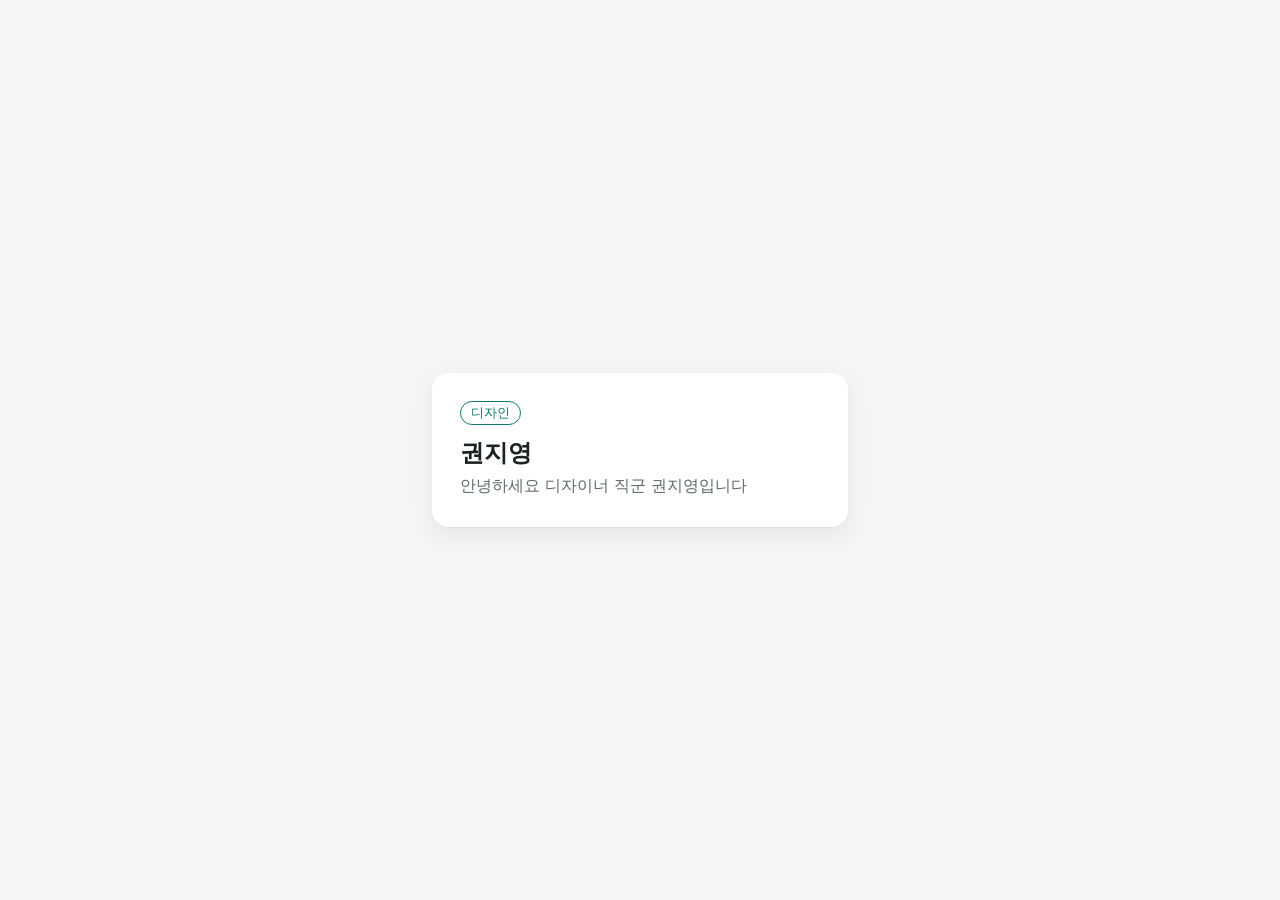
<file: index.html>
<!doctype html>
<html lang="ko">
<head>
  <meta charset="utf-8">
  <meta name="viewport" content="width=device-width, initial-scale=1">
  <title>내 프로필 카드</title>
  <style>
    :root { --bg: #F4F6F5; --card: #FFFFFF; --ink: #1B2420; --sub: #5F6B66; --accent: #0F7B6C; }
    body { margin: 0; min-height: 100vh; display: grid; place-items: center; background: var(--bg);
           font-family: system-ui, -apple-system, "Apple SD Gothic Neo", "Malgun Gothic", sans-serif; color: var(--ink); }
    .card { width: min(360px, calc(100vw - 32px)); background: var(--card); border-radius: 16px; padding: 28px;
            box-shadow: 0 1px 2px rgba(0,0,0,.06), 0 8px 24px rgba(0,0,0,.06); }
    .tag { display: inline-block; font-size: 13px; color: var(--accent); border: 1px solid var(--accent);
           border-radius: 999px; padding: 2px 10px; }
    h1 { margin: 12px 0 4px; font-size: 24px; }
    p { margin: 0; color: var(--sub); line-height: 1.6; }
  </style>
</head>
<body>
  <main class="card">
    <span class="tag">디자인</span>
    <h1>권지영</h1>
    <p>안녕하세요 디자이너 직군 권지영입니다 </p>
  </main>
</body>
</html>
</file>
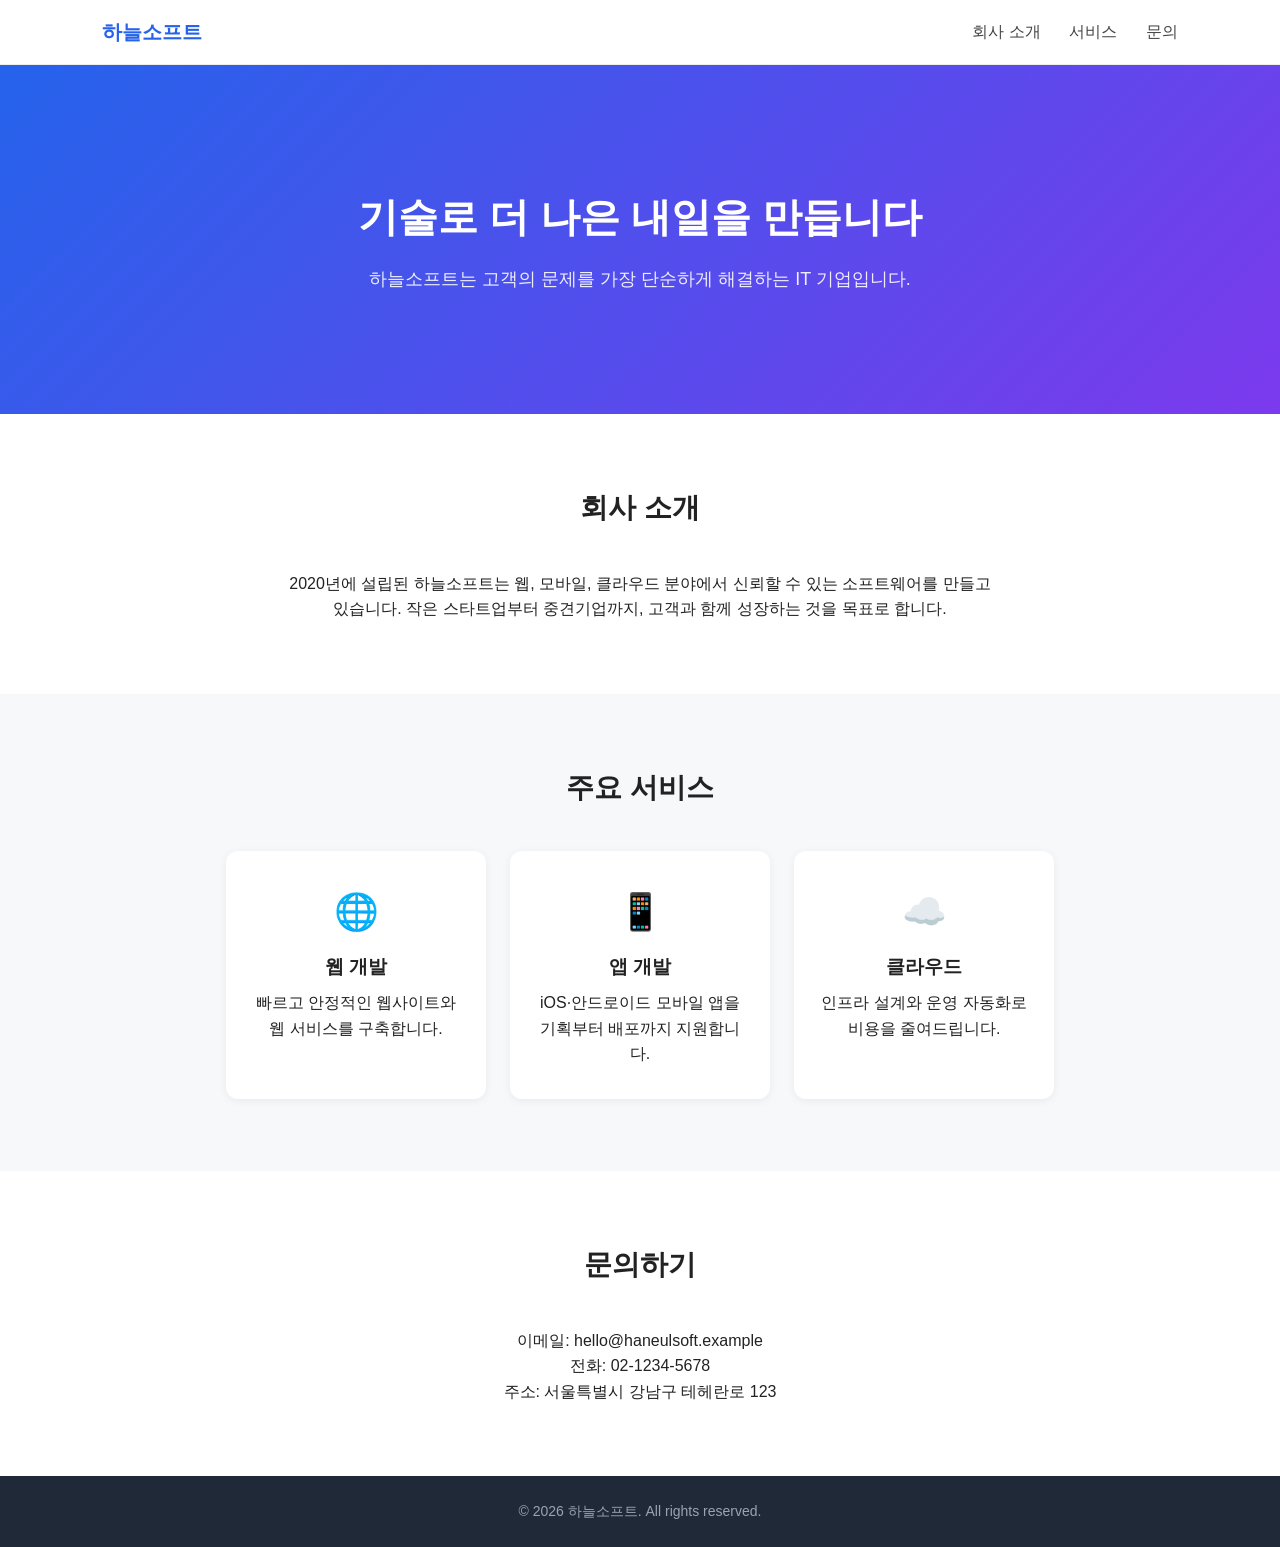
<file: company/index.html>
<!DOCTYPE html>
<html lang="ko">
<head>
  <meta charset="UTF-8">
  <meta name="viewport" content="width=device-width, initial-scale=1.0">
  <title>하늘소프트 - 기업 소개</title>
  <style>
    * { margin: 0; padding: 0; box-sizing: border-box; }
    body { font-family: "Malgun Gothic", sans-serif; color: #222; line-height: 1.6; }
    header { position: sticky; top: 0; background: #fff; border-bottom: 1px solid #eee;
             display: flex; justify-content: space-between; align-items: center; padding: 16px 8%; }
    header .logo { font-size: 20px; font-weight: bold; color: #2563eb; }
    nav a { margin-left: 24px; text-decoration: none; color: #444; }
    nav a:hover { color: #2563eb; }
    .hero { background: linear-gradient(135deg, #2563eb, #7c3aed); color: #fff;
            text-align: center; padding: 120px 8%; }
    .hero h1 { font-size: 40px; margin-bottom: 16px; }
    .hero p { font-size: 18px; opacity: .9; }
    section { padding: 72px 8%; }
    section h2 { text-align: center; font-size: 28px; margin-bottom: 40px; }
    .about { max-width: 720px; margin: 0 auto; text-align: center; }
    .gray { background: #f7f8fa; }
    .cards { display: flex; gap: 24px; flex-wrap: wrap; justify-content: center; }
    .card { background: #fff; border-radius: 12px; padding: 32px 24px; width: 260px;
            box-shadow: 0 2px 10px rgba(0,0,0,.06); text-align: center; }
    .card .icon { font-size: 36px; margin-bottom: 12px; }
    .card h3 { margin-bottom: 8px; }
    .contact { text-align: center; }
    footer { background: #1f2937; color: #9ca3af; text-align: center; padding: 24px; font-size: 14px; }
  </style>
</head>
<body>
  <header>
    <div class="logo">하늘소프트</div>
    <nav>
      <a href="#about">회사 소개</a>
      <a href="#services">서비스</a>
      <a href="#contact">문의</a>
    </nav>
  </header>

  <div class="hero">
    <h1>기술로 더 나은 내일을 만듭니다</h1>
    <p>하늘소프트는 고객의 문제를 가장 단순하게 해결하는 IT 기업입니다.</p>
  </div>

  <section id="about">
    <h2>회사 소개</h2>
    <p class="about">
      2020년에 설립된 하늘소프트는 웹, 모바일, 클라우드 분야에서 신뢰할 수 있는 소프트웨어를 만들고 있습니다.
      작은 스타트업부터 중견기업까지, 고객과 함께 성장하는 것을 목표로 합니다.
    </p>
  </section>

  <section id="services" class="gray">
    <h2>주요 서비스</h2>
    <div class="cards">
      <div class="card"><div class="icon">🌐</div><h3>웹 개발</h3><p>빠르고 안정적인 웹사이트와 웹 서비스를 구축합니다.</p></div>
      <div class="card"><div class="icon">📱</div><h3>앱 개발</h3><p>iOS·안드로이드 모바일 앱을 기획부터 배포까지 지원합니다.</p></div>
      <div class="card"><div class="icon">☁️</div><h3>클라우드</h3><p>인프라 설계와 운영 자동화로 비용을 줄여드립니다.</p></div>
    </div>
  </section>

  <section id="contact" class="contact">
    <h2>문의하기</h2>
    <p>이메일: hello@haneulsoft.example<br>전화: 02-1234-5678<br>주소: 서울특별시 강남구 테헤란로 123</p>
  </section>

  <footer>© 2026 하늘소프트. All rights reserved.</footer>
</body>
</html>
</file>
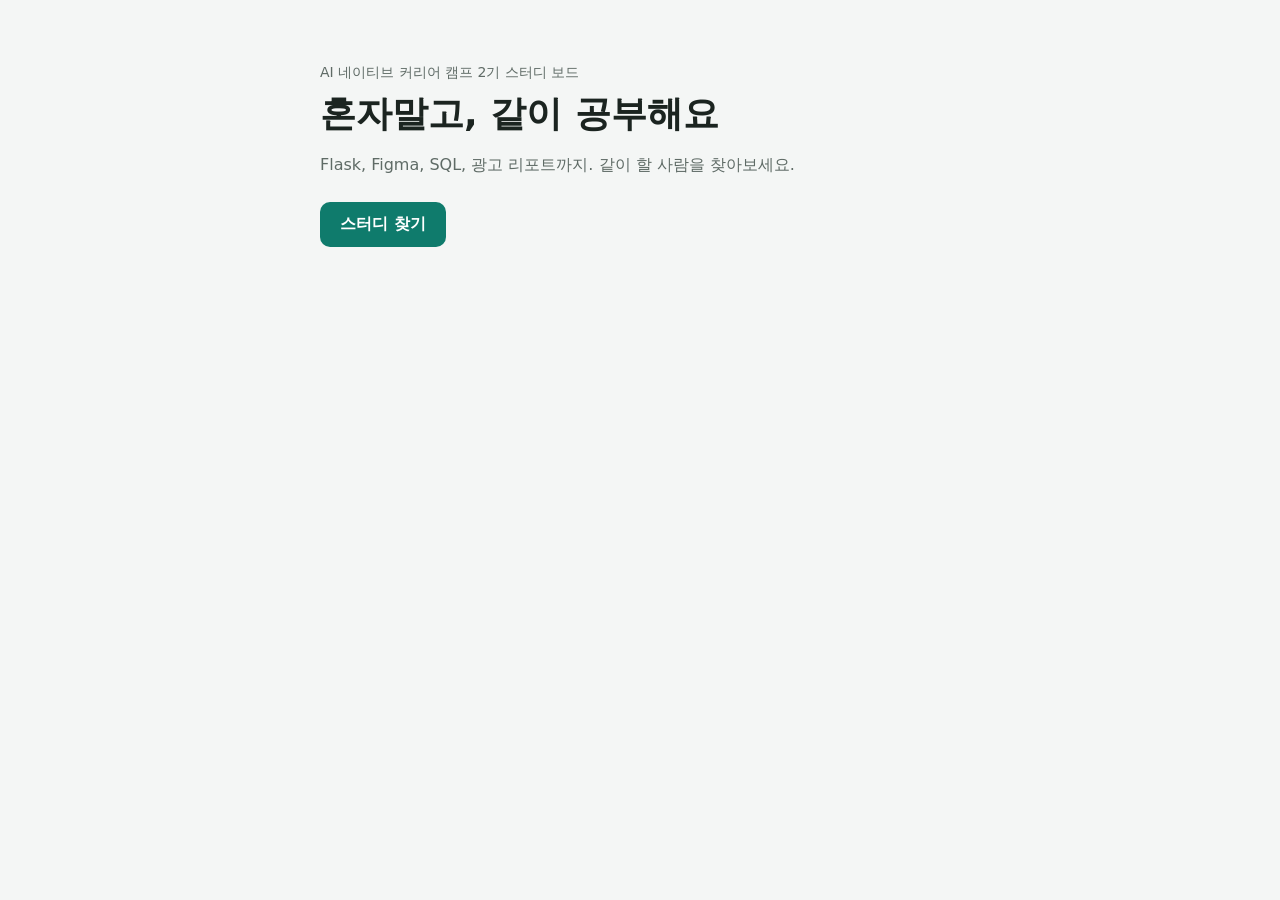
<file: conflict-lab/index.html>
<!doctype html>
<html lang="ko">
<head>
  <meta charset="utf-8">
  <meta name="viewport" content="width=device-width, initial-scale=1">
  <title>같이공부 · 충돌 연습장</title>
  <link rel="stylesheet" href="style.css">
</head>
<body>
  <main class="hero">
    <p class="eyebrow">AI 네이티브 커리어 캠프 2기 스터디 보드</p>
    <h1>혼자말고, 같이 <span class="accent">공부해요</span></h1>
    <p class="lead">Flask, Figma, SQL, 광고 리포트까지. 같이 할 사람을 찾아보세요.</p>
    <a class="btn" href="#">스터디 찾기</a>
  </main>
</body>
</html>
</file>
<file: conflict-lab/style.css>
:root {
  --bg: #F4F6F5;
  --ink: #1B2420;
  --sub: #5F6B66;
  --primary: #0F7B6C;
}
body { margin: 0; background: var(--bg); color: var(--ink);
       font-family: system-ui, -apple-system, "Apple SD Gothic Neo", "Malgun Gothic", sans-serif; }
.hero { max-width: 640px; margin: 0 auto; padding: 64px 16px; }
.eyebrow { color: var(--sub); font-size: 14px; margin: 0; }
h1 { font-size: 36px; margin: 8px 0 12px; }
.lead { color: var(--sub); line-height: 1.7; margin: 0 0 24px; }
.btn { display: inline-block; background: var(--primary); color: #fff; padding: 12px 20px;
       border-radius: 10px; text-decoration: none; font-weight: 600; }
</file>
